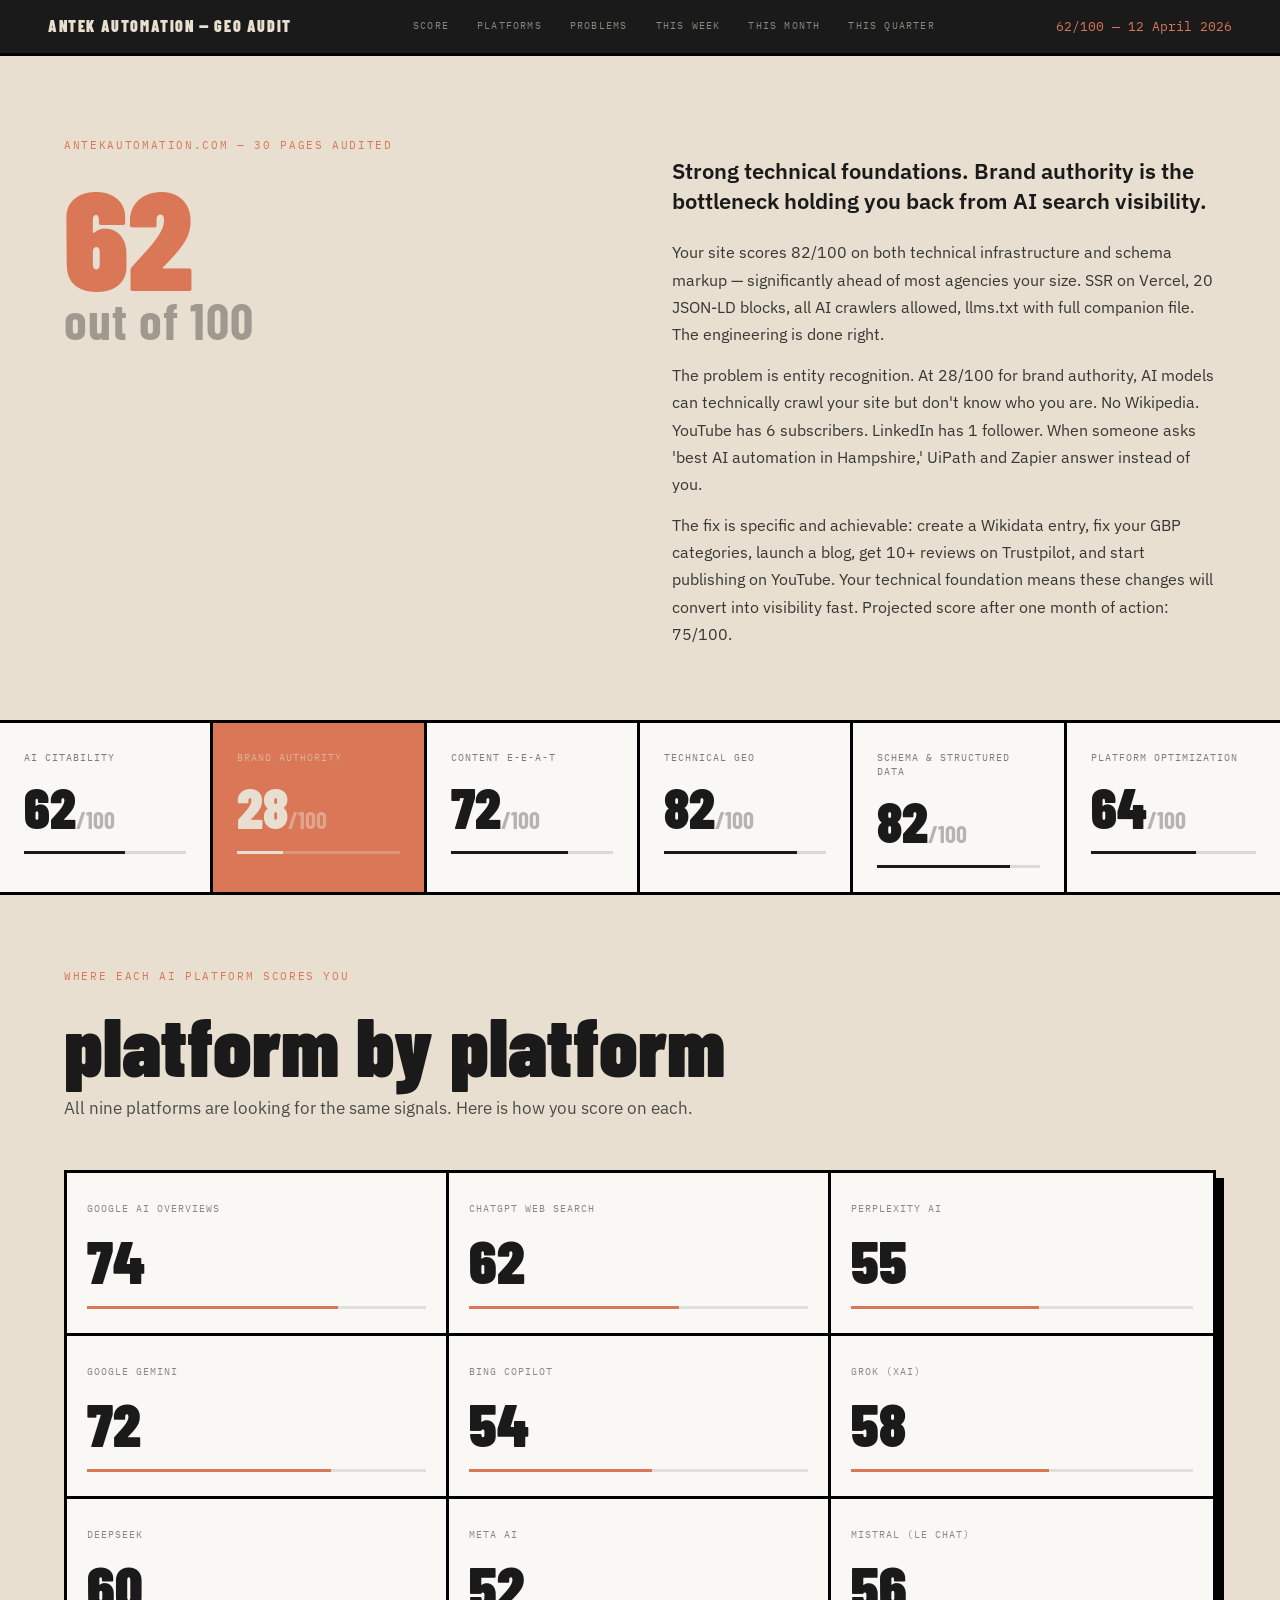
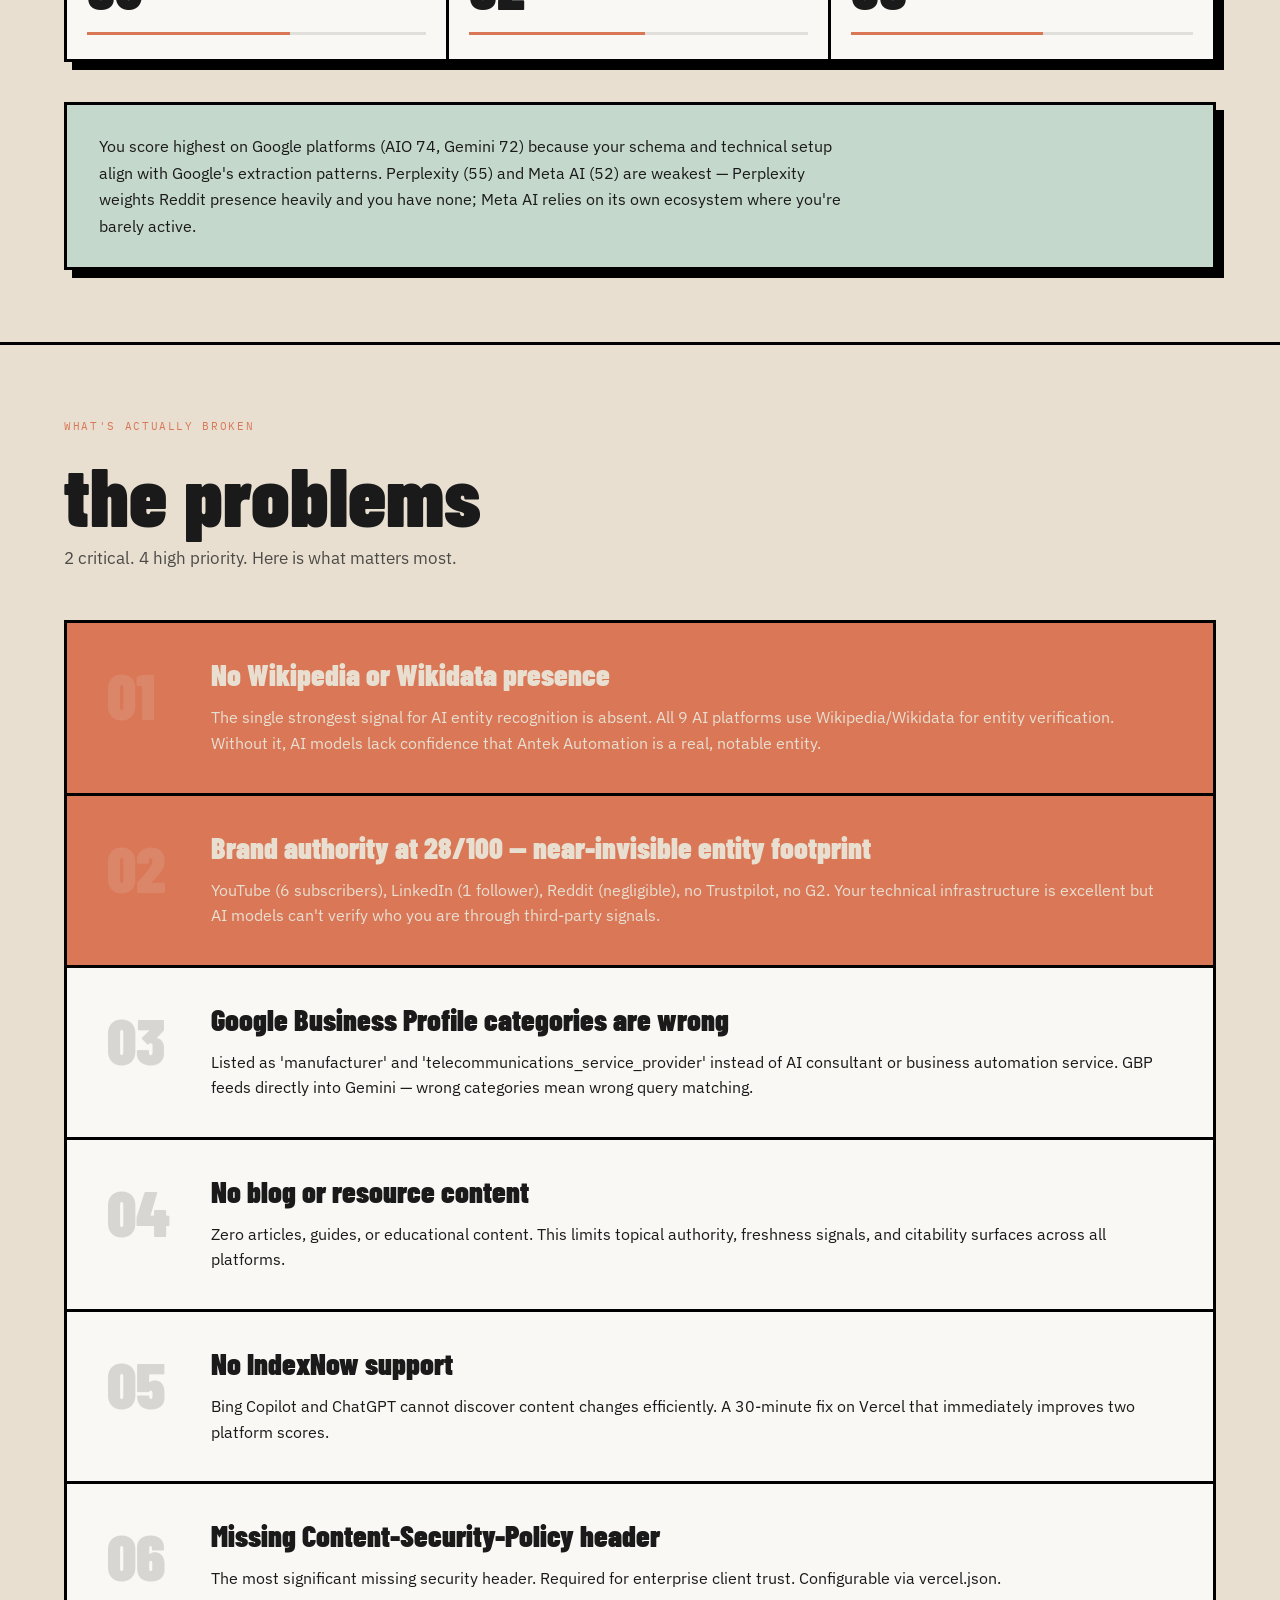
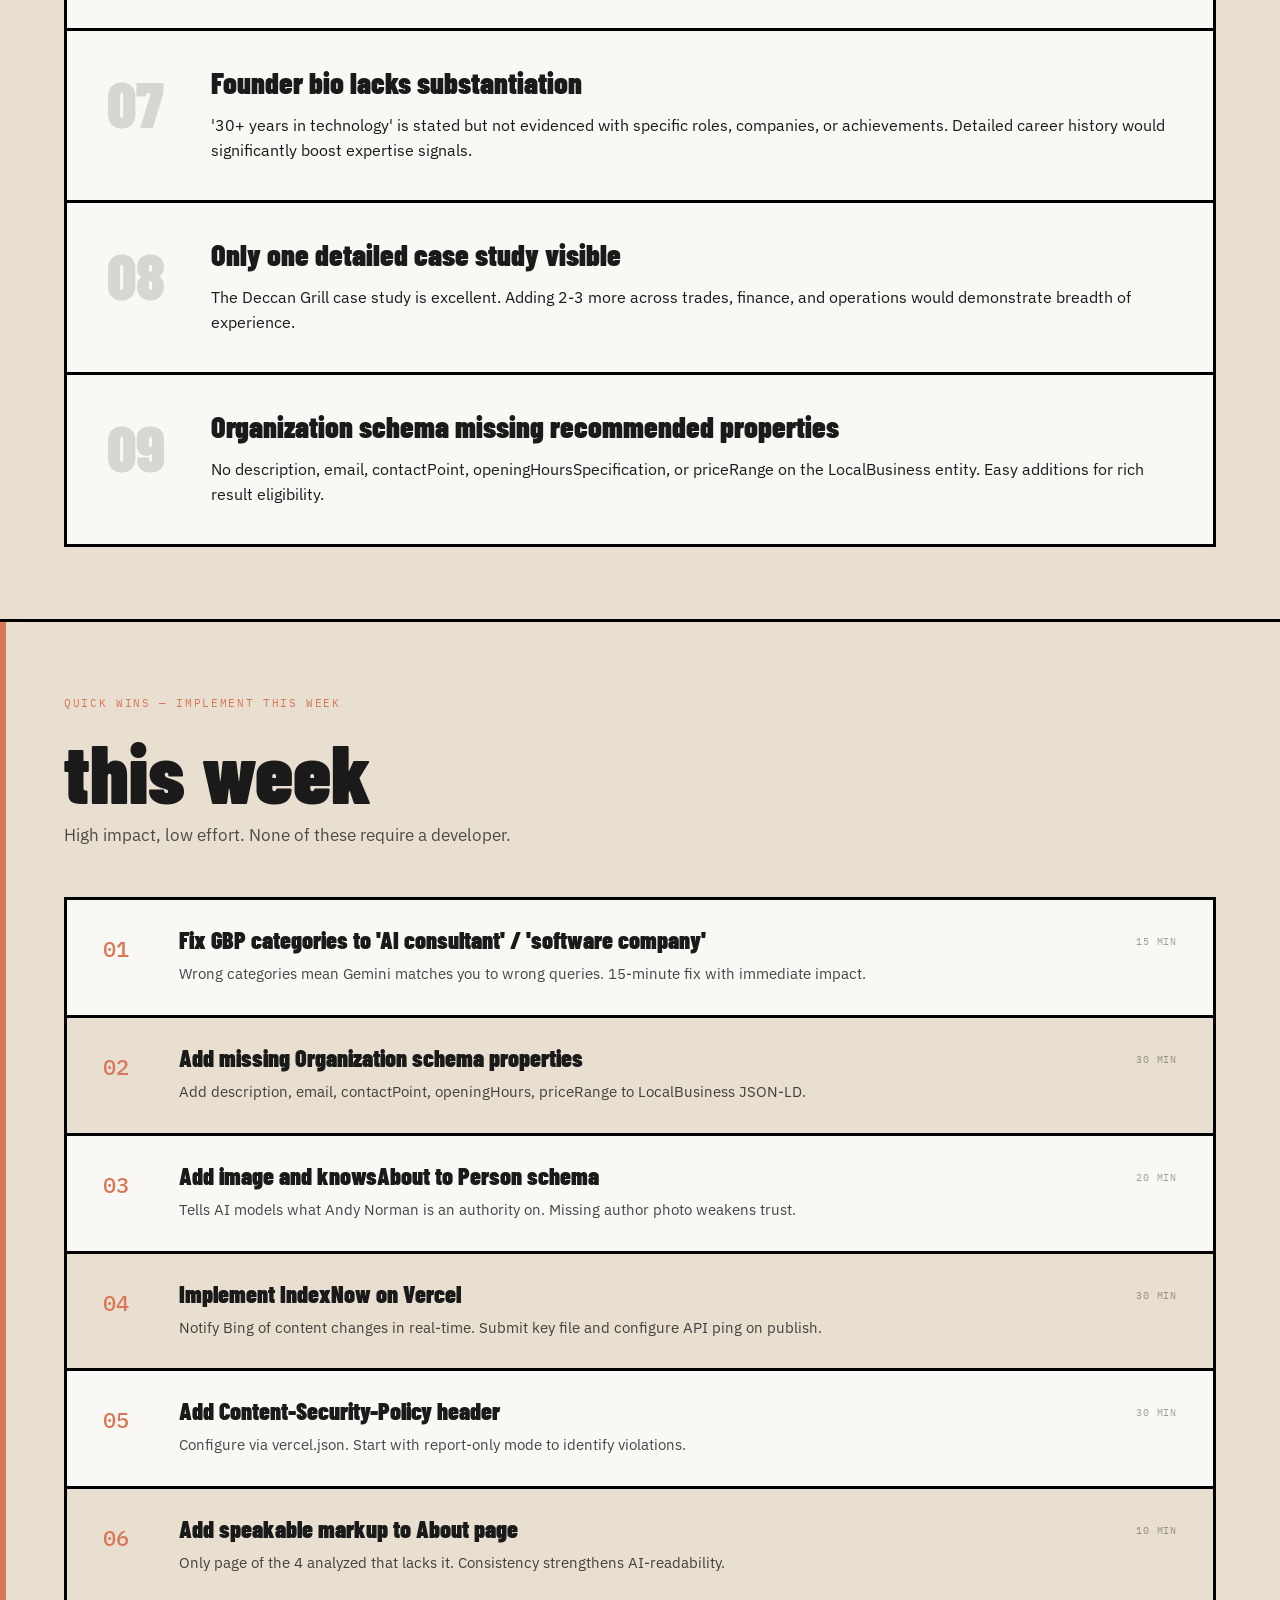
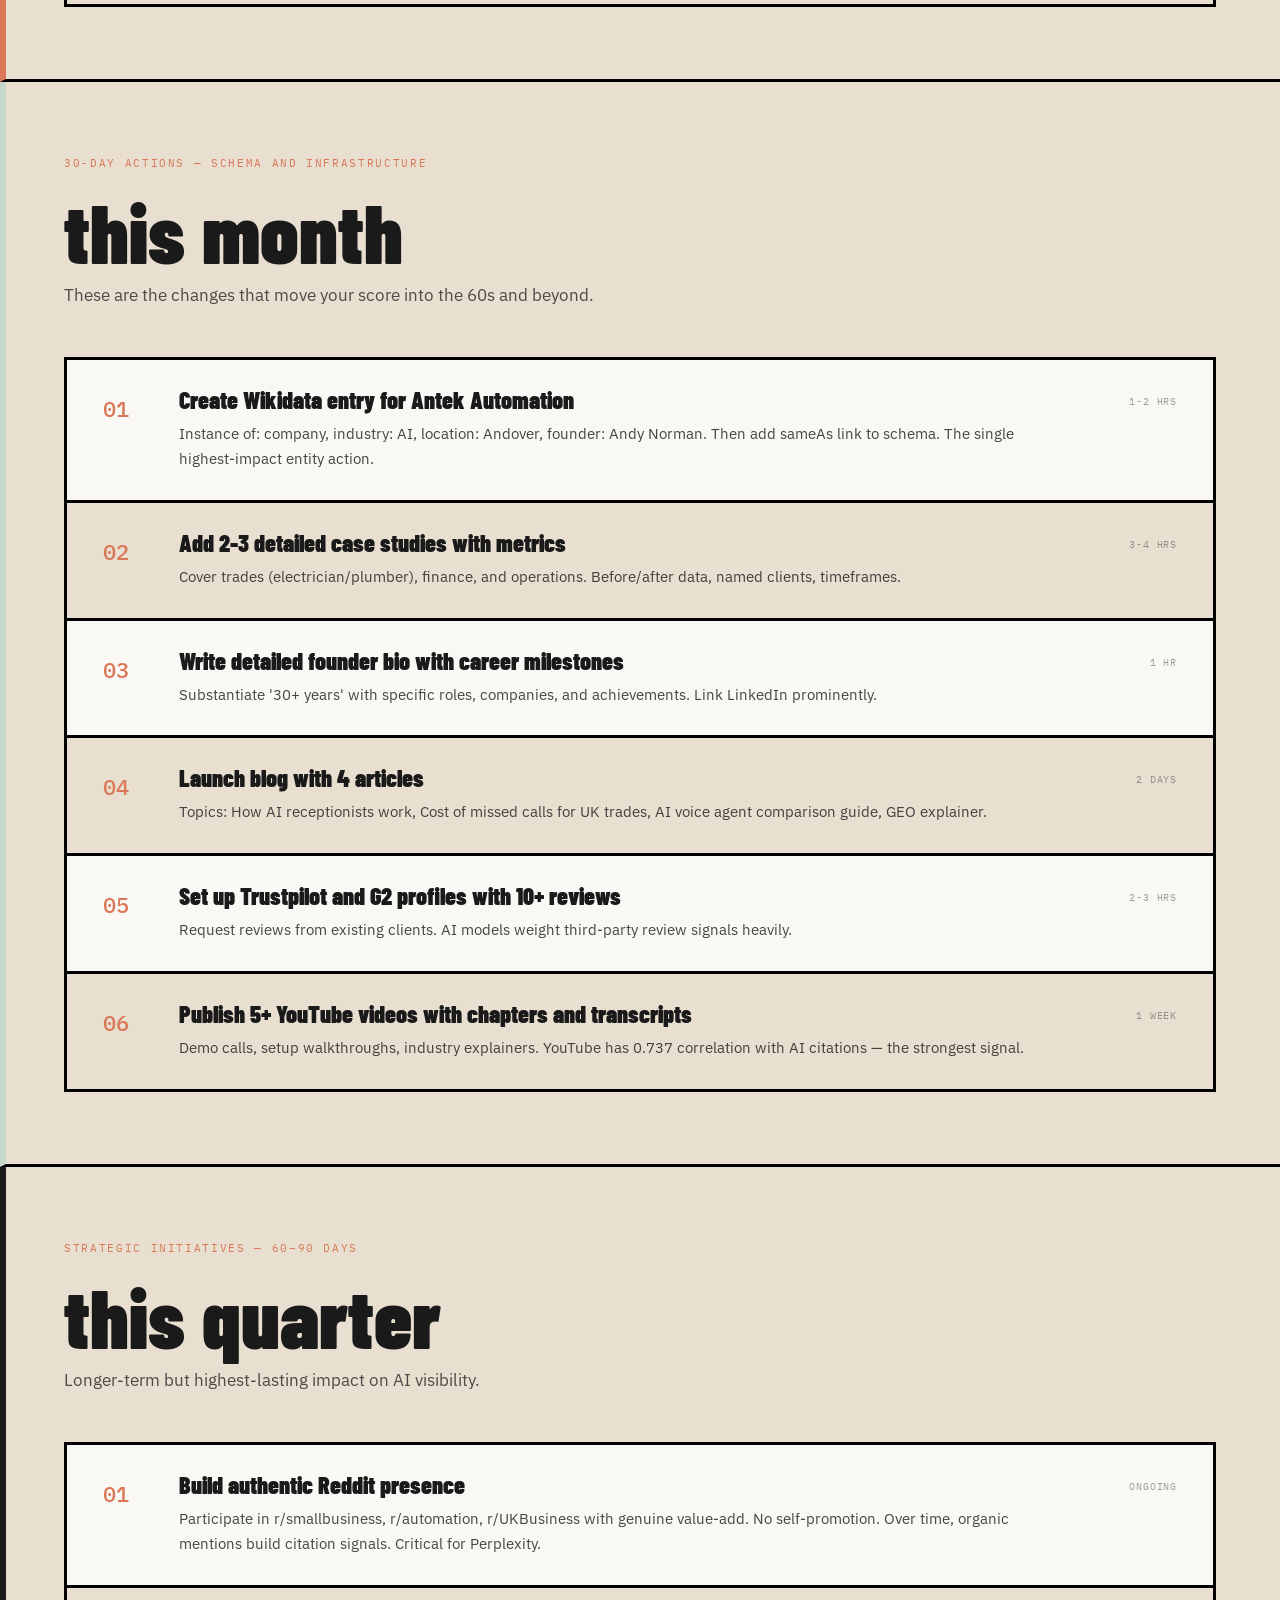
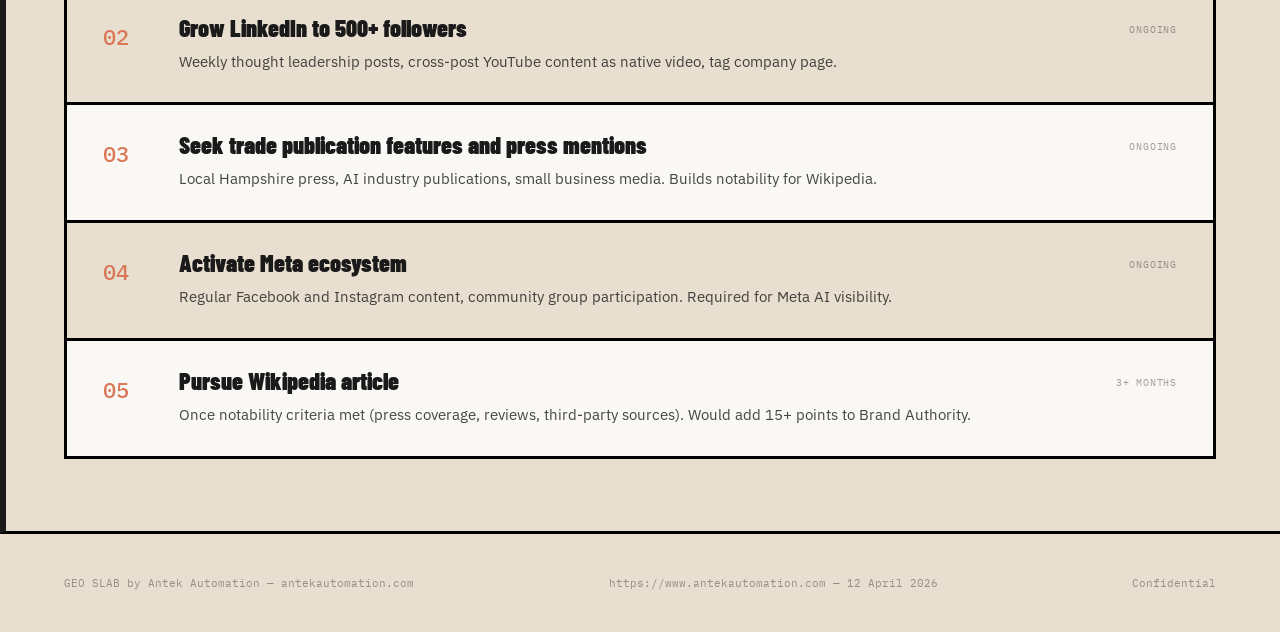
<file: examples/antekautomation.com-GEO-report.html>
<!DOCTYPE html>
<html lang="en">
<head>
    <meta charset="UTF-8">
    <meta name="viewport" content="width=device-width, initial-scale=1.0">
    <title>Your GEO Audit — Antek Automation</title>
    <link rel="preconnect" href="https://fonts.googleapis.com">
    <link rel="preconnect" href="https://fonts.gstatic.com" crossorigin>
    <link href="https://fonts.googleapis.com/css2?family=Barlow+Condensed:wght@400;700;900&family=IBM+Plex+Sans:wght@400;500;600&family=IBM+Plex+Mono:wght@400;500&display=swap" rel="stylesheet">
    <style>
        * { margin: 0; padding: 0; box-sizing: border-box; }

        :root {
            --coral: #D97757;
            --cream: #E8DFD0;
            --sage: #C5D8CC;
            --charcoal: #1A1A1A;
            --black: #000000;
            --off-white: #FAF8F5;
            --border: 3px solid var(--black);
            --shadow: 8px 8px 0 var(--black);
        }

        html { scroll-behavior: smooth; }

        body {
            background: var(--cream);
            color: var(--charcoal);
            font-family: 'IBM Plex Sans', sans-serif;
            font-size: 16px;
            line-height: 1.65;
        }

        /* ─── FIXED HEADER ─── */
        .site-header {
            position: fixed;
            top: 0; left: 0; right: 0;
            z-index: 100;
            background: var(--charcoal);
            border-bottom: 3px solid var(--black);
            padding: 0 48px;
            height: 56px;
            display: flex;
            align-items: center;
            justify-content: space-between;
            gap: 24px;
        }

        .header-brand {
            font-family: 'Barlow Condensed', sans-serif;
            font-weight: 900;
            font-size: 16px;
            color: var(--cream);
            text-transform: uppercase;
            letter-spacing: 0.1em;
            white-space: nowrap;
        }

        .header-nav { display: flex; gap: 28px; }

        .header-nav a {
            font-family: 'IBM Plex Mono', monospace;
            font-size: 10px;
            color: var(--cream);
            text-decoration: none;
            text-transform: uppercase;
            letter-spacing: 0.12em;
            opacity: 0.55;
            transition: opacity 0.15s;
        }

        .header-nav a:hover { opacity: 1; }

        .header-score {
            font-family: 'IBM Plex Mono', monospace;
            font-size: 13px;
            color: var(--coral);
            white-space: nowrap;
        }

        main { padding-top: 56px; }

        /* ─── HERO ─── */
        .hero {
            padding: 80px 64px 72px;
            border-bottom: 3px solid var(--black);
            display: grid;
            grid-template-columns: 1fr 1fr;
            gap: 64px;
            align-items: start;
        }

        .label {
            display: block;
            font-family: 'IBM Plex Mono', monospace;
            font-size: 11px;
            text-transform: uppercase;
            letter-spacing: 0.15em;
            color: var(--coral);
            margin-bottom: 20px;
        }

        h1 {
            font-family: 'Barlow Condensed', sans-serif;
            font-weight: 900;
            font-size: clamp(80px, 12vw, 140px);
            line-height: 0.88;
            margin-bottom: 32px;
        }

        .score-big { color: var(--coral); display: block; }
        .score-sub {
            color: var(--charcoal);
            font-size: clamp(32px, 4vw, 52px);
            opacity: 0.35;
            display: block;
            font-weight: 700;
            letter-spacing: 0.02em;
        }

        .hero-right { padding-top: 20px; }

        .hero-verdict {
            font-size: 22px;
            font-weight: 600;
            line-height: 1.35;
            margin-bottom: 24px;
            color: var(--charcoal);
        }

        .hero-body { font-size: 16px; line-height: 1.7; color: var(--charcoal); opacity: 0.85; }
        .hero-body p { margin-bottom: 14px; }
        .hero-body p:last-child { margin-bottom: 0; }

        /* ─── SCORE GRID ─── */
        .score-grid {
            display: grid;
            grid-template-columns: repeat(6, 1fr);
            border-bottom: 3px solid var(--black);
        }

        .score-cell {
            border-right: 3px solid var(--black);
            padding: 28px 24px 24px;
            background: var(--off-white);
            transition: background 0.15s;
        }

        .score-cell:last-child { border-right: none; }
        .score-cell:hover { background: var(--sage); }

        .score-cell.critical { background: var(--coral); }
        .score-cell.critical .cell-label,
        .score-cell.critical .cell-number { color: var(--cream); }
        .score-cell.critical .cell-denom { color: var(--cream); opacity: 0.45; }
        .score-cell.critical .cell-bar { background: rgba(255,255,255,0.2); }
        .score-cell.critical .cell-bar-fill { background: var(--cream); }

        .cell-label {
            display: block;
            font-family: 'IBM Plex Mono', monospace;
            font-size: 10px;
            text-transform: uppercase;
            letter-spacing: 0.1em;
            color: var(--charcoal);
            opacity: 0.55;
            margin-bottom: 14px;
            line-height: 1.4;
        }

        .cell-number {
            font-family: 'Barlow Condensed', sans-serif;
            font-weight: 900;
            font-size: 56px;
            line-height: 1;
            color: var(--charcoal);
        }

        .cell-denom { font-size: 24px; font-weight: 700; opacity: 0.3; }

        .cell-bar { height: 3px; background: rgba(0,0,0,0.12); margin-top: 16px; position: relative; }
        .cell-bar-fill { position: absolute; top: 0; left: 0; height: 100%; background: var(--charcoal); }

        /* ─── SECTION ─── */
        .section { border-bottom: 3px solid var(--black); padding: 72px 64px; }

        h2 {
            font-family: 'Barlow Condensed', sans-serif;
            font-weight: 900;
            font-size: clamp(48px, 7vw, 84px);
            line-height: 0.92;
            margin-bottom: 12px;
        }

        .section-intro {
            font-size: 17px;
            color: var(--charcoal);
            opacity: 0.75;
            margin-bottom: 48px;
            max-width: 640px;
            line-height: 1.65;
        }

        /* ─── PLATFORMS ─── */
        .platform-grid {
            display: grid;
            grid-template-columns: repeat(3, 1fr);
            border: 3px solid var(--black);
            box-shadow: var(--shadow);
            margin-bottom: 40px;
        }

        .platform-cell { border-right: 3px solid var(--black); border-bottom: 3px solid var(--black); padding: 28px 20px 24px; background: var(--off-white); }
        .platform-cell:nth-child(3n) { border-right: none; }
        .platform-cell:nth-last-child(-n+3) { border-bottom: none; }

        .platform-name {
            display: block;
            font-family: 'IBM Plex Mono', monospace;
            font-size: 10px;
            text-transform: uppercase;
            letter-spacing: 0.1em;
            opacity: 0.5;
            margin-bottom: 14px;
            line-height: 1.5;
        }

        .platform-score {
            font-family: 'Barlow Condensed', sans-serif;
            font-weight: 900;
            font-size: 60px;
            line-height: 1;
        }

        .platform-score.low { color: var(--coral); }

        .platform-bar { height: 3px; background: rgba(0,0,0,0.1); margin-top: 16px; position: relative; }
        .platform-bar-fill { position: absolute; top: 0; left: 0; height: 100%; background: var(--coral); }

        .callout {
            background: var(--sage);
            border: 3px solid var(--black);
            box-shadow: var(--shadow);
            padding: 28px 32px;
        }

        .callout p { font-size: 16px; line-height: 1.65; max-width: 760px; }

        /* ─── PROBLEMS ─── */
        .problem-list { display: grid; }

        .problem-item {
            border: 3px solid var(--black);
            border-bottom: none;
            padding: 36px 40px;
            display: grid;
            grid-template-columns: 72px 1fr;
            gap: 32px;
            align-items: start;
            background: var(--off-white);
            transition: transform 0.12s, box-shadow 0.12s;
        }

        .problem-item:last-child { border-bottom: 3px solid var(--black); }

        .problem-item:hover {
            transform: translate(-4px, -4px);
            box-shadow: 4px 4px 0 var(--black);
            z-index: 1;
            position: relative;
        }

        .problem-item.is-critical { background: var(--coral); }
        .problem-item.is-critical .problem-num,
        .problem-item.is-critical h3,
        .problem-item.is-critical p,
        .problem-item.is-critical code { color: var(--cream); }
        .problem-item.is-critical code { background: rgba(0,0,0,0.2); }

        .problem-num {
            font-family: 'Barlow Condensed', sans-serif;
            font-weight: 900;
            font-size: 64px;
            line-height: 1;
            color: var(--charcoal);
            opacity: 0.15;
            padding-top: 4px;
        }

        .problem-content h3 {
            font-family: 'Barlow Condensed', sans-serif;
            font-weight: 900;
            font-size: 30px;
            line-height: 1;
            margin-bottom: 16px;
            color: var(--charcoal);
        }

        .problem-content p { font-size: 15.5px; line-height: 1.65; margin-bottom: 12px; color: var(--charcoal); }
        .problem-content p:last-child { margin-bottom: 0; }

        code {
            background: var(--charcoal);
            color: var(--cream);
            padding: 1px 6px;
            font-family: 'IBM Plex Mono', monospace;
            font-size: 13px;
        }

        /* ─── ACTIONS ─── */
        .action-list { display: grid; }

        .action-item {
            border: 3px solid var(--black);
            border-bottom: none;
            padding: 28px 36px;
            display: grid;
            grid-template-columns: 52px 1fr 100px;
            gap: 24px;
            align-items: start;
            background: var(--off-white);
        }

        .action-item:last-child { border-bottom: 3px solid var(--black); }
        .action-item:nth-child(even) { background: var(--cream); }

        .action-num {
            font-family: 'IBM Plex Mono', monospace;
            font-weight: 500;
            font-size: 22px;
            color: var(--coral);
            padding-top: 3px;
        }

        .action-content h3 {
            font-family: 'Barlow Condensed', sans-serif;
            font-weight: 900;
            font-size: 24px;
            line-height: 1;
            margin-bottom: 10px;
            color: var(--charcoal);
        }

        .action-content p { font-size: 15px; line-height: 1.65; color: var(--charcoal); opacity: 0.8; }

        .action-time {
            font-family: 'IBM Plex Mono', monospace;
            font-size: 10px;
            text-transform: uppercase;
            letter-spacing: 0.08em;
            color: var(--charcoal);
            opacity: 0.4;
            padding-top: 6px;
            text-align: right;
        }

        /* ─── SECTION STRIPES ─── */
        .section-week    { border-left: 6px solid var(--coral);    padding-left: 58px; }
        .section-month   { border-left: 6px solid var(--sage);     padding-left: 58px; }
        .section-quarter { border-left: 6px solid var(--charcoal); padding-left: 58px; }

        /* ─── FOOTER ─── */
        .site-footer {
            padding: 40px 64px;
            font-family: 'IBM Plex Mono', monospace;
            font-size: 11px;
            color: var(--charcoal);
            opacity: 0.4;
            display: flex;
            justify-content: space-between;
            gap: 32px;
        }

        /* ─── PRINT ─── */
        @media print {
            .site-header { position: static; }
            main { padding-top: 0; }
            .problem-item:hover { transform: none; box-shadow: none; }
            .score-grid { grid-template-columns: repeat(3, 1fr); }
            .platform-grid { grid-template-columns: repeat(3, 1fr); }
            .platform-cell { border-bottom: 3px solid var(--black); }
            .platform-cell:nth-child(3n) { border-right: none; }
            .platform-cell:nth-last-child(-n+3) { border-bottom: none; }
        }

        /* ─── MOBILE ─── */
        @media (max-width: 900px) {
            .site-header { padding: 0 24px; }
            .header-nav { display: none; }
            .hero { grid-template-columns: 1fr; gap: 32px; padding: 48px 24px; }
            .score-grid { grid-template-columns: repeat(3, 1fr); }
            .platform-grid { grid-template-columns: 1fr; }
            .platform-cell { border-right: none; border-bottom: 3px solid var(--black); }
            .platform-cell:last-child { border-bottom: none; }
            .section { padding: 48px 24px; }
            .section-week, .section-month, .section-quarter { border-left: none; padding-left: 24px; }
            .problem-item { grid-template-columns: 48px 1fr; gap: 16px; padding: 24px; }
            .action-item { grid-template-columns: 40px 1fr; padding: 20px 24px; }
            .action-time { display: none; }
            .site-footer { flex-direction: column; padding: 32px 24px; }
        }
</style>
</head>
<body>

    <header class="site-header">
        <div class="header-brand">Antek Automation — GEO Audit</div>
        <nav class="header-nav">
            <a href="#score">Score</a>
            <a href="#platforms">Platforms</a>
            <a href="#problems">Problems</a>
            <a href='#week'>This week</a>
            <a href='#month'>This month</a>
            <a href='#quarter'>This quarter</a>
        </nav>
        <div class="header-score">62/100 — 12 April 2026</div>
    </header>

    <main>

        <!-- ─── HERO ─── -->
        <section class="hero" id="score">
            <div class="hero-left">
                <span class="label">antekautomation.com — 30 pages audited</span>
                <h1>
                    <span class="score-big">62</span>
                    <span class="score-sub">out of 100</span>
                </h1>
            </div>
            <div class="hero-right">
                <p class="hero-verdict">Strong technical foundations. Brand authority is the bottleneck holding you back from AI search visibility.</p>
                <div class="hero-body"><p>Your site scores 82/100 on both technical infrastructure and schema markup — significantly ahead of most agencies your size. SSR on Vercel, 20 JSON-LD blocks, all AI crawlers allowed, llms.txt with full companion file. The engineering is done right.</p><p>The problem is entity recognition. At 28/100 for brand authority, AI models can technically crawl your site but don&#x27;t know who you are. No Wikipedia. YouTube has 6 subscribers. LinkedIn has 1 follower. When someone asks &#x27;best AI automation in Hampshire,&#x27; UiPath and Zapier answer instead of you.</p><p>The fix is specific and achievable: create a Wikidata entry, fix your GBP categories, launch a blog, get 10+ reviews on Trustpilot, and start publishing on YouTube. Your technical foundation means these changes will convert into visibility fast. Projected score after one month of action: 75/100.</p></div>
            </div>
        </section>

        <!-- ─── CATEGORY SCORES ─── -->
        <div class="score-grid" id="categories">
            
        <div class="score-cell">
            <span class="cell-label">AI Citability</span>
            <div class="cell-number">62<span class="cell-denom">/100</span></div>
            <div class="cell-bar"><div class="cell-bar-fill" style="width:62%"></div></div>
        </div>
        <div class="score-cell critical">
            <span class="cell-label">Brand Authority</span>
            <div class="cell-number">28<span class="cell-denom">/100</span></div>
            <div class="cell-bar"><div class="cell-bar-fill" style="width:28%"></div></div>
        </div>
        <div class="score-cell">
            <span class="cell-label">Content E-E-A-T</span>
            <div class="cell-number">72<span class="cell-denom">/100</span></div>
            <div class="cell-bar"><div class="cell-bar-fill" style="width:72%"></div></div>
        </div>
        <div class="score-cell">
            <span class="cell-label">Technical GEO</span>
            <div class="cell-number">82<span class="cell-denom">/100</span></div>
            <div class="cell-bar"><div class="cell-bar-fill" style="width:82%"></div></div>
        </div>
        <div class="score-cell">
            <span class="cell-label">Schema &amp; Structured Data</span>
            <div class="cell-number">82<span class="cell-denom">/100</span></div>
            <div class="cell-bar"><div class="cell-bar-fill" style="width:82%"></div></div>
        </div>
        <div class="score-cell">
            <span class="cell-label">Platform Optimization</span>
            <div class="cell-number">64<span class="cell-denom">/100</span></div>
            <div class="cell-bar"><div class="cell-bar-fill" style="width:64%"></div></div>
        </div>
        </div>

        <!-- ─── PLATFORM SCORES ─── -->
        <section class="section" id="platforms">
            <span class="label">Where each AI platform scores you</span>
            <h2>platform by platform</h2>
            <p class="section-intro">All nine platforms are looking for the same signals. Here is how you score on each.</p>
            <div class="platform-grid">
                
                <div class="platform-cell">
                    <span class="platform-name">Google AI Overviews</span>
                    <div class="platform-score">74</div>
                    <div class="platform-bar"><div class="platform-bar-fill" style="width:74%"></div></div>
                </div>
                <div class="platform-cell">
                    <span class="platform-name">ChatGPT Web Search</span>
                    <div class="platform-score">62</div>
                    <div class="platform-bar"><div class="platform-bar-fill" style="width:62%"></div></div>
                </div>
                <div class="platform-cell">
                    <span class="platform-name">Perplexity AI</span>
                    <div class="platform-score">55</div>
                    <div class="platform-bar"><div class="platform-bar-fill" style="width:55%"></div></div>
                </div>
                <div class="platform-cell">
                    <span class="platform-name">Google Gemini</span>
                    <div class="platform-score">72</div>
                    <div class="platform-bar"><div class="platform-bar-fill" style="width:72%"></div></div>
                </div>
                <div class="platform-cell">
                    <span class="platform-name">Bing Copilot</span>
                    <div class="platform-score">54</div>
                    <div class="platform-bar"><div class="platform-bar-fill" style="width:54%"></div></div>
                </div>
                <div class="platform-cell">
                    <span class="platform-name">Grok (xAI)</span>
                    <div class="platform-score">58</div>
                    <div class="platform-bar"><div class="platform-bar-fill" style="width:58%"></div></div>
                </div>
                <div class="platform-cell">
                    <span class="platform-name">DeepSeek</span>
                    <div class="platform-score">60</div>
                    <div class="platform-bar"><div class="platform-bar-fill" style="width:60%"></div></div>
                </div>
                <div class="platform-cell">
                    <span class="platform-name">Meta AI</span>
                    <div class="platform-score">52</div>
                    <div class="platform-bar"><div class="platform-bar-fill" style="width:52%"></div></div>
                </div>
                <div class="platform-cell">
                    <span class="platform-name">Mistral (Le Chat)</span>
                    <div class="platform-score">56</div>
                    <div class="platform-bar"><div class="platform-bar-fill" style="width:56%"></div></div>
                </div>
            </div>
            <div class="callout"><p>You score highest on Google platforms (AIO 74, Gemini 72) because your schema and technical setup align with Google&#x27;s extraction patterns. Perplexity (55) and Meta AI (52) are weakest — Perplexity weights Reddit presence heavily and you have none; Meta AI relies on its own ecosystem where you&#x27;re barely active.</p></div>
        </section>

        <!-- ─── KEY PROBLEMS ─── -->
        <section class="section" id="problems">
            <span class="label">What's actually broken</span>
            <h2>the problems</h2>
            <p class="section-intro">2 critical. 4 high priority. Here is what matters most.</p>
            <div class="problem-list">
                
                <div class="problem-item is-critical">
                    <div class="problem-num">01</div>
                    <div class="problem-content">
                        <h3>No Wikipedia or Wikidata presence</h3>
                        <p>The single strongest signal for AI entity recognition is absent. All 9 AI platforms use Wikipedia/Wikidata for entity verification. Without it, AI models lack confidence that Antek Automation is a real, notable entity.</p>
                    </div>
                </div>
                <div class="problem-item is-critical">
                    <div class="problem-num">02</div>
                    <div class="problem-content">
                        <h3>Brand authority at 28/100 — near-invisible entity footprint</h3>
                        <p>YouTube (6 subscribers), LinkedIn (1 follower), Reddit (negligible), no Trustpilot, no G2. Your technical infrastructure is excellent but AI models can&#x27;t verify who you are through third-party signals.</p>
                    </div>
                </div>
                <div class="problem-item">
                    <div class="problem-num">03</div>
                    <div class="problem-content">
                        <h3>Google Business Profile categories are wrong</h3>
                        <p>Listed as &#x27;manufacturer&#x27; and &#x27;telecommunications_service_provider&#x27; instead of AI consultant or business automation service. GBP feeds directly into Gemini — wrong categories mean wrong query matching.</p>
                    </div>
                </div>
                <div class="problem-item">
                    <div class="problem-num">04</div>
                    <div class="problem-content">
                        <h3>No blog or resource content</h3>
                        <p>Zero articles, guides, or educational content. This limits topical authority, freshness signals, and citability surfaces across all platforms.</p>
                    </div>
                </div>
                <div class="problem-item">
                    <div class="problem-num">05</div>
                    <div class="problem-content">
                        <h3>No IndexNow support</h3>
                        <p>Bing Copilot and ChatGPT cannot discover content changes efficiently. A 30-minute fix on Vercel that immediately improves two platform scores.</p>
                    </div>
                </div>
                <div class="problem-item">
                    <div class="problem-num">06</div>
                    <div class="problem-content">
                        <h3>Missing Content-Security-Policy header</h3>
                        <p>The most significant missing security header. Required for enterprise client trust. Configurable via vercel.json.</p>
                    </div>
                </div>
                <div class="problem-item">
                    <div class="problem-num">07</div>
                    <div class="problem-content">
                        <h3>Founder bio lacks substantiation</h3>
                        <p>&#x27;30+ years in technology&#x27; is stated but not evidenced with specific roles, companies, or achievements. Detailed career history would significantly boost expertise signals.</p>
                    </div>
                </div>
                <div class="problem-item">
                    <div class="problem-num">08</div>
                    <div class="problem-content">
                        <h3>Only one detailed case study visible</h3>
                        <p>The Deccan Grill case study is excellent. Adding 2-3 more across trades, finance, and operations would demonstrate breadth of experience.</p>
                    </div>
                </div>
                <div class="problem-item">
                    <div class="problem-num">09</div>
                    <div class="problem-content">
                        <h3>Organization schema missing recommended properties</h3>
                        <p>No description, email, contactPoint, openingHoursSpecification, or priceRange on the LocalBusiness entity. Easy additions for rich result eligibility.</p>
                    </div>
                </div>
            </div>
        </section>

        
        <!-- ─── THIS WEEK ─── -->
        <section class="section section-week" id="week">
            <span class="label">Quick wins — implement this week</span>
            <h2>this week</h2>
            <p class="section-intro">High impact, low effort. None of these require a developer.</p>
            <div class="action-list">
                <div class="action-item">
                    <div class="action-num">01</div>
                    <div class="action-content">
                        <h3>Fix GBP categories to &#x27;AI consultant&#x27; / &#x27;software company&#x27;</h3>
                        <p>Wrong categories mean Gemini matches you to wrong queries. 15-minute fix with immediate impact.</p>
                    </div>
                    <div class="action-time">15 min</div>
                </div>
                <div class="action-item">
                    <div class="action-num">02</div>
                    <div class="action-content">
                        <h3>Add missing Organization schema properties</h3>
                        <p>Add description, email, contactPoint, openingHours, priceRange to LocalBusiness JSON-LD.</p>
                    </div>
                    <div class="action-time">30 min</div>
                </div>
                <div class="action-item">
                    <div class="action-num">03</div>
                    <div class="action-content">
                        <h3>Add image and knowsAbout to Person schema</h3>
                        <p>Tells AI models what Andy Norman is an authority on. Missing author photo weakens trust.</p>
                    </div>
                    <div class="action-time">20 min</div>
                </div>
                <div class="action-item">
                    <div class="action-num">04</div>
                    <div class="action-content">
                        <h3>Implement IndexNow on Vercel</h3>
                        <p>Notify Bing of content changes in real-time. Submit key file and configure API ping on publish.</p>
                    </div>
                    <div class="action-time">30 min</div>
                </div>
                <div class="action-item">
                    <div class="action-num">05</div>
                    <div class="action-content">
                        <h3>Add Content-Security-Policy header</h3>
                        <p>Configure via vercel.json. Start with report-only mode to identify violations.</p>
                    </div>
                    <div class="action-time">30 min</div>
                </div>
                <div class="action-item">
                    <div class="action-num">06</div>
                    <div class="action-content">
                        <h3>Add speakable markup to About page</h3>
                        <p>Only page of the 4 analyzed that lacks it. Consistency strengthens AI-readability.</p>
                    </div>
                    <div class="action-time">10 min</div>
                </div></div>
        </section>
        
        <!-- ─── THIS MONTH ─── -->
        <section class="section section-month" id="month">
            <span class="label">30-day actions — schema and infrastructure</span>
            <h2>this month</h2>
            <p class="section-intro">These are the changes that move your score into the 60s and beyond.</p>
            <div class="action-list">
                <div class="action-item">
                    <div class="action-num">01</div>
                    <div class="action-content">
                        <h3>Create Wikidata entry for Antek Automation</h3>
                        <p>Instance of: company, industry: AI, location: Andover, founder: Andy Norman. Then add sameAs link to schema. The single highest-impact entity action.</p>
                    </div>
                    <div class="action-time">1-2 hrs</div>
                </div>
                <div class="action-item">
                    <div class="action-num">02</div>
                    <div class="action-content">
                        <h3>Add 2-3 detailed case studies with metrics</h3>
                        <p>Cover trades (electrician/plumber), finance, and operations. Before/after data, named clients, timeframes.</p>
                    </div>
                    <div class="action-time">3-4 hrs</div>
                </div>
                <div class="action-item">
                    <div class="action-num">03</div>
                    <div class="action-content">
                        <h3>Write detailed founder bio with career milestones</h3>
                        <p>Substantiate &#x27;30+ years&#x27; with specific roles, companies, and achievements. Link LinkedIn prominently.</p>
                    </div>
                    <div class="action-time">1 hr</div>
                </div>
                <div class="action-item">
                    <div class="action-num">04</div>
                    <div class="action-content">
                        <h3>Launch blog with 4 articles</h3>
                        <p>Topics: How AI receptionists work, Cost of missed calls for UK trades, AI voice agent comparison guide, GEO explainer.</p>
                    </div>
                    <div class="action-time">2 days</div>
                </div>
                <div class="action-item">
                    <div class="action-num">05</div>
                    <div class="action-content">
                        <h3>Set up Trustpilot and G2 profiles with 10+ reviews</h3>
                        <p>Request reviews from existing clients. AI models weight third-party review signals heavily.</p>
                    </div>
                    <div class="action-time">2-3 hrs</div>
                </div>
                <div class="action-item">
                    <div class="action-num">06</div>
                    <div class="action-content">
                        <h3>Publish 5+ YouTube videos with chapters and transcripts</h3>
                        <p>Demo calls, setup walkthroughs, industry explainers. YouTube has 0.737 correlation with AI citations — the strongest signal.</p>
                    </div>
                    <div class="action-time">1 week</div>
                </div></div>
        </section>
        
        <!-- ─── THIS QUARTER ─── -->
        <section class="section section-quarter" id="quarter">
            <span class="label">Strategic initiatives — 60–90 days</span>
            <h2>this quarter</h2>
            <p class="section-intro">Longer-term but highest-lasting impact on AI visibility.</p>
            <div class="action-list">
                <div class="action-item">
                    <div class="action-num">01</div>
                    <div class="action-content">
                        <h3>Build authentic Reddit presence</h3>
                        <p>Participate in r/smallbusiness, r/automation, r/UKBusiness with genuine value-add. No self-promotion. Over time, organic mentions build citation signals. Critical for Perplexity.</p>
                    </div>
                    <div class="action-time">Ongoing</div>
                </div>
                <div class="action-item">
                    <div class="action-num">02</div>
                    <div class="action-content">
                        <h3>Grow LinkedIn to 500+ followers</h3>
                        <p>Weekly thought leadership posts, cross-post YouTube content as native video, tag company page.</p>
                    </div>
                    <div class="action-time">Ongoing</div>
                </div>
                <div class="action-item">
                    <div class="action-num">03</div>
                    <div class="action-content">
                        <h3>Seek trade publication features and press mentions</h3>
                        <p>Local Hampshire press, AI industry publications, small business media. Builds notability for Wikipedia.</p>
                    </div>
                    <div class="action-time">Ongoing</div>
                </div>
                <div class="action-item">
                    <div class="action-num">04</div>
                    <div class="action-content">
                        <h3>Activate Meta ecosystem</h3>
                        <p>Regular Facebook and Instagram content, community group participation. Required for Meta AI visibility.</p>
                    </div>
                    <div class="action-time">Ongoing</div>
                </div>
                <div class="action-item">
                    <div class="action-num">05</div>
                    <div class="action-content">
                        <h3>Pursue Wikipedia article</h3>
                        <p>Once notability criteria met (press coverage, reviews, third-party sources). Would add 15+ points to Brand Authority.</p>
                    </div>
                    <div class="action-time">3+ months</div>
                </div></div>
        </section>

    </main>

    <footer class="site-footer">
        <span>GEO SLAB by Antek Automation — antekautomation.com</span>
        <span>https://www.antekautomation.com — 12 April 2026</span>
        <span>Confidential</span>
    </footer>

</body>
</html>
</file>
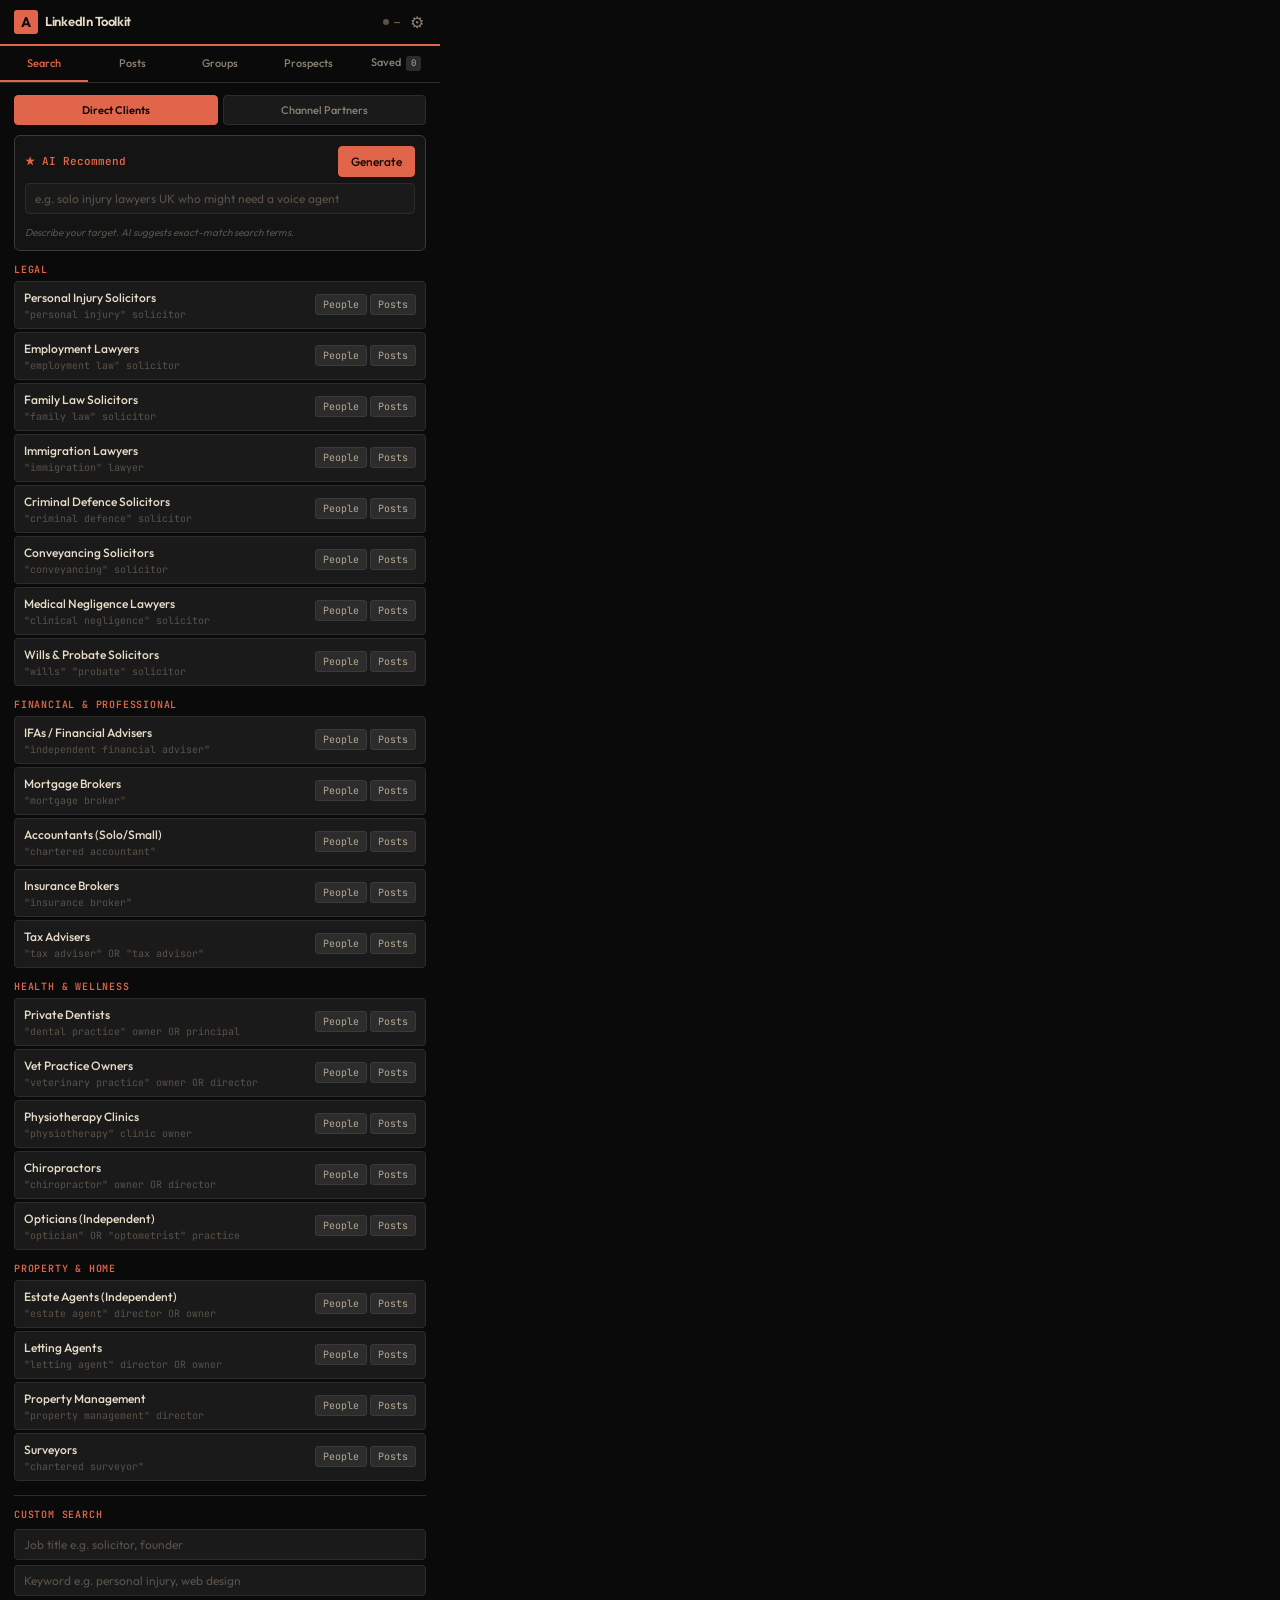
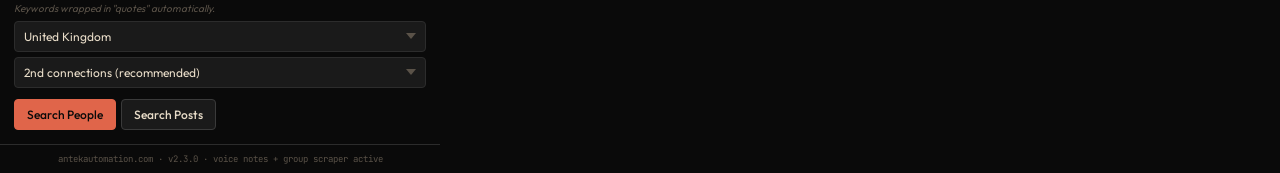
<file: tools/linkedin-toolkit/popup.html>
<!DOCTYPE html>
<html lang="en">
<head>
  <meta charset="UTF-8">
  <meta name="viewport" content="width=device-width, initial-scale=1.0">
  <title>Antek LinkedIn Toolkit</title>
  <link rel="preconnect" href="https://fonts.googleapis.com">
  <link rel="preconnect" href="https://fonts.gstatic.com" crossorigin>
  <link href="https://fonts.googleapis.com/css2?family=Outfit:wght@400;500;600;700&family=JetBrains+Mono:wght@400;500&display=swap" rel="stylesheet">
  <link rel="stylesheet" href="popup.css">
</head>
<body>
  <div class="app">

    <header class="header">
      <div class="logo">
        <span class="logo-mark">A</span>
        <span class="logo-text">LinkedIn Toolkit</span>
      </div>
      <div class="header-right">
        <div class="page-detect">
          <span class="detect-dot" id="detectDot"></span>
          <span id="detectText">—</span>
        </div>
        <button class="gear-btn" id="gearBtn" title="Settings">&#9881;</button>
      </div>
    </header>

    <!-- SETTINGS OVERLAY -->
    <div class="overlay hidden" id="settingsOverlay">
      <div class="overlay-panel">
        <div class="overlay-head">
          <h3 class="section-title" style="margin:0">Settings</h3>
          <button class="close-btn" id="closeSettings">&times;</button>
        </div>
        <label class="setting-label">OpenRouter API Key</label>
        <input type="password" id="apiKeyInput" class="field" placeholder="sk-or-v1-...">
        <p class="hint">For AI search recommendations. openrouter.ai/keys</p>
        <label class="setting-label">AI Model</label>
        <select id="aiModel" class="field">
          <option value="anthropic/claude-sonnet-4">Claude Sonnet 4</option>
          <option value="anthropic/claude-haiku-4">Claude Haiku 4 (cheaper)</option>
          <option value="google/gemini-2.0-flash-001">Gemini 2.0 Flash</option>
          <option value="openai/gpt-4o-mini">GPT-4o Mini</option>
        </select>
        <div class="divider"></div>
        <label class="setting-label">Voice Notes</label>
        <p class="hint">Mic button is injected into LinkedIn message boxes automatically. Record up to 60s. Prefers M4A format for native LinkedIn playback.</p>
        <button class="btn btn-coral full" id="saveSettingsBtn" style="margin-top:8px">Save</button>
        <div class="api-status" id="apiStatus">
          <span class="status-dot" id="statusDot"></span>
          <span id="statusText">No key set</span>
        </div>
      </div>
    </div>

    <nav class="tabs">
      <button class="tab active" data-tab="search">Search</button>
      <button class="tab" data-tab="posts">Posts</button>
      <button class="tab" data-tab="groups">Groups</button>
      <button class="tab" data-tab="prospects">Prospects</button>
      <button class="tab" data-tab="saved">Saved <span class="badge" id="savedCount">0</span></button>
    </nav>

    <!-- ==================== SEARCH TAB ==================== -->
    <section class="panel active" id="panel-search">
      <div class="icp-toggle">
        <button class="icp-btn active" data-icp="clients">Direct Clients</button>
        <button class="icp-btn" data-icp="partners">Channel Partners</button>
      </div>
      <div class="ai-box">
        <div class="ai-head">
          <span class="ai-label">&#9733; AI Recommend</span>
          <button class="btn btn-sm btn-coral" id="getAiRecs">Generate</button>
        </div>
        <input type="text" id="aiContext" class="field" placeholder='e.g. solo injury lawyers UK who might need a voice agent'>
        <div id="aiLoading" class="ai-loading hidden"><span class="spinner"></span> Thinking...</div>
        <div id="aiResults" class="ai-results hidden"></div>
        <p class="hint" id="aiHint">Describe your target. AI suggests exact-match search terms.</p>
      </div>
      <div id="presets-clients" class="presets-section"></div>
      <div id="presets-partners" class="presets-section hidden"></div>
      <div class="builder">
        <h3 class="section-title">Custom Search</h3>
        <input type="text" id="qTitle" class="field" placeholder='Job title e.g. solicitor, founder'>
        <input type="text" id="qKeyword" class="field" placeholder='Keyword e.g. personal injury, web design'>
        <p class="hint" style="margin-top:0;margin-bottom:5px">Keywords wrapped in &quot;quotes&quot; automatically.</p>
        <select id="qLocation" class="field">
          <option value="">Any location</option>
          <option value="101165590" selected>United Kingdom</option>
          <option value="102257491">London</option>
          <option value="100699428">South East England</option>
          <option value="101491331">South West England</option>
          <option value="103191010">East of England</option>
          <option value="100936590">West Midlands</option>
          <option value="100261846">East Midlands</option>
          <option value="100459496">North West England</option>
          <option value="100260560">North East England</option>
          <option value="104815498">Yorkshire</option>
          <option value="100753002">Scotland</option>
          <option value="106694796">Wales</option>
          <option value="103644278">United States</option>
          <option value="101174742">Canada</option>
          <option value="104738515">Australia</option>
        </select>
        <select id="qDegree" class="field">
          <option value="S">2nd connections (recommended)</option>
          <option value="F">1st connections</option>
          <option value="O">3rd+ connections</option>
          <option value="">Any connection level</option>
        </select>
        <div class="btn-row">
          <button class="btn btn-coral" id="runSearchBtn">Search People</button>
          <button class="btn btn-outline" id="runPostBtn">Search Posts</button>
        </div>
      </div>
    </section>

    <!-- ==================== POSTS TAB ==================== -->
    <section class="panel" id="panel-posts">
      <div class="post-finder">
        <h3 class="section-title">Find Relevant Posts</h3>
        <p class="hint">Find posts by keyword. Engagers are confirmed active on LinkedIn.</p>
        <input type="text" id="postKeyword" class="field" placeholder='e.g. personal injury solicitor'>
        <select id="postDate" class="field">
          <option value="past-24h">Past 24 hours</option>
          <option value="past-week" selected>Past week</option>
          <option value="past-month">Past month</option>
        </select>
        <button class="btn btn-coral full" id="findPostsBtn">Find Posts on LinkedIn</button>
      </div>
      <div class="divider"></div>
      <div class="capture-section">
        <h3 class="section-title">Capture Current Page</h3>
        <div id="capturedInfo" class="captured-info">
          <span class="cap-label" id="capType">&mdash;</span>
          <span class="cap-url" id="capUrl">Click detect to read current page</span>
        </div>
        <button class="btn btn-outline full" id="detectPageBtn">Detect Current Page</button>
        <div id="captureControls" class="capture-controls hidden">
          <select id="capCategory" class="field"><option value="post">Post URL</option><option value="search">Search URL</option><option value="profile">Profile</option><option value="other">Other</option></select>
          <select id="capIcp" class="field"><option value="clients">Direct Clients</option><option value="partners">Channel Partners</option><option value="mixed">Mixed</option></select>
          <input type="text" id="capNote" class="field" placeholder="Note">
          <button class="btn btn-coral full" id="savePageBtn">Save This URL</button>
        </div>
      </div>
      <div class="divider"></div>
      <div class="paste-section">
        <h3 class="section-title">Paste URLs</h3>
        <textarea id="pasteUrls" class="field textarea" placeholder="https://www.linkedin.com/posts/...&#10;https://www.linkedin.com/feed/update/..."></textarea>
        <div class="inline-row">
          <select id="pasteIcp" class="field"><option value="clients">Clients</option><option value="partners">Partners</option><option value="mixed">Mixed</option></select>
          <input type="text" id="pasteNote" class="field" placeholder="Note">
        </div>
        <button class="btn btn-coral full" id="savePasteBtn">Save All URLs</button>
      </div>
    </section>

    <!-- ==================== GROUPS TAB ==================== -->
    <section class="panel" id="panel-groups">
      <div class="groups-status">
        <div class="gs-row">
          <span class="gs-dot" id="grpDot"></span>
          <span id="grpStatusText">Open a LinkedIn group page to start.</span>
        </div>
      </div>

      <div class="builder">
        <h3 class="section-title">Open Group Page</h3>
        <p class="hint">Paste a LinkedIn group URL to open it, then use the floating panel on the page to scrape posts.</p>
        <input type="text" id="grpOpenUrl" class="field" placeholder="https://www.linkedin.com/groups/123456/">
        <button class="btn btn-coral full" id="grpOpenBtn">Open Group</button>
      </div>

      <div class="divider"></div>

      <div class="capture-section">
        <h3 class="section-title">Engagement Filter</h3>
        <p class="hint">Filter scraped posts before exporting. SendPilot users prefer posts that already have engagement — the commenters and likers become your connection targets.</p>
        <div class="inline-row">
          <label class="setting-label" style="margin:0;flex:1">Min comments</label>
          <input type="number" id="grpMinComments" class="field" min="0" value="3" style="width:80px">
        </div>
        <div class="inline-row">
          <label class="setting-label" style="margin:0;flex:1">Min likes</label>
          <input type="number" id="grpMinLikes" class="field" min="0" value="5" style="width:80px">
        </div>
      </div>

      <div class="divider"></div>

      <div class="groups-results">
        <div class="gr-head">
          <h3 class="section-title" style="margin:0">Scraped Posts <span class="badge" id="grpCount">0</span></h3>
          <span class="hint" id="grpFilteredCount" style="margin:0"></span>
        </div>
        <div class="prospect-list" id="grpList">
          <p class="empty">No posts scraped yet. Open a group page and use the floating panel.</p>
        </div>
      </div>

      <div class="export-btns">
        <button class="btn btn-coral full" id="grpExportSendPilot">Export Filtered URLs for SendPilot (CSV)</button>
        <button class="btn btn-outline full" id="grpExportFull">Export Full Data (CSV)</button>
        <button class="btn btn-danger full" id="grpClear">Clear All Scraped Posts</button>
      </div>
    </section>

    <!-- ==================== PROSPECTS TAB ==================== -->
    <section class="panel" id="panel-prospects">
      <div class="prospect-import">
        <h3 class="section-title">Import Prospects</h3>
        <p class="hint">Best: GEO SLAB <code>enriched_contacts.csv</code> (per-contact + audit signals + drafted DM/email). Also works: <code>contacts.csv</code>, sales scans. Audit columns surface as scan-summary line; <code>linkedin_dm</code>/<code>email_body</code> unlock DM and @ copy buttons.</p>
        <input type="file" id="csvFile" accept=".csv,.tsv,.txt" class="field file-input">
        <button class="btn btn-outline full" id="bulkOpenBtn" title="Open LinkedIn search for first 10 unfound prospects in background tabs">Bulk Open First 10 in LinkedIn</button>
        <button class="btn btn-outline full" id="clearProspectsBtn">Clear All Prospects</button>
      </div>
      <div class="divider"></div>
      <div class="prospect-search-bar">
        <input type="text" id="prospectSearch" class="field" placeholder="Filter prospects...">
      </div>
      <div class="prospect-stats" id="prospectStats"></div>
      <div class="prospect-list" id="prospectList">
        <p class="empty">No prospects loaded. Import a CSV above.</p>
      </div>
    </section>

    <!-- ==================== SAVED TAB ==================== -->
    <section class="panel" id="panel-saved">
      <div class="saved-filters">
        <button class="filter active" data-f="all">All</button>
        <button class="filter" data-f="post">Posts</button>
        <button class="filter" data-f="search">Searches</button>
        <button class="filter" data-f="profile">Profiles</button>
      </div>
      <div class="saved-list" id="savedList">
        <p class="empty" id="emptyMsg">Nothing saved yet.</p>
      </div>
      <div class="export-btns">
        <button class="btn btn-coral full" id="copyPostsBtn">Copy Post URLs for SendPilot</button>
        <button class="btn btn-outline full" id="copyAllBtn">Copy All URLs</button>
        <button class="btn btn-danger full" id="clearBtn">Clear All</button>
      </div>
    </section>

    <footer class="footer">antekautomation.com &middot; v2.3.0 &middot; voice notes + group scraper active</footer>
  </div>
  <div class="toast" id="toast"></div>
  <script src="popup.js"></script>
</body>
</html>
</file>
<file: tools/linkedin-toolkit/popup.css>
:root {
  --bg: #0A0A0A;
  --raised: #141414;
  --card: #1A1A1A;
  --hover: #222;
  --coral: #E0654A;
  --coral-d: #c4543b;
  --cream: #E8DCC8;
  --cream-d: #b5a992;
  --sage: #C8D8D0;
  --char: #2C2C2C;
  --txt: #E8DCC8;
  --dim: #8a8072;
  --mute: #5a5248;
  --red: #e05050;
  --green: #5ac87a;
  --border: #2C2C2C;
  --border2: #3a3a3a;
  --r: 4px;
  --f: 'Outfit', sans-serif;
  --m: 'JetBrains Mono', monospace;
}
* { margin: 0; padding: 0; box-sizing: border-box; }

body {
  width: 440px; max-height: 600px; overflow-y: auto;
  background: var(--bg); color: var(--txt); font: 13px/1.5 var(--f);
}
body::-webkit-scrollbar { width: 4px; }
body::-webkit-scrollbar-track { background: var(--bg); }
body::-webkit-scrollbar-thumb { background: var(--char); border-radius: 2px; }

/* HEADER */
.header {
  display: flex; align-items: center; justify-content: space-between;
  padding: 10px 14px; border-bottom: 2px solid var(--coral);
}
.logo { display: flex; align-items: center; gap: 7px; }
.logo-mark {
  width: 24px; height: 24px;
  display: inline-flex; align-items: center; justify-content: center;
  background: var(--coral); color: var(--bg);
  font-weight: 700; font-size: 14px; border-radius: 3px;
}
.logo-text { font-weight: 600; font-size: 13px; letter-spacing: -0.3px; }
.header-right { display: flex; align-items: center; gap: 8px; }
.page-detect { display: flex; align-items: center; gap: 5px; font: 10px var(--m); color: var(--dim); }
.detect-dot { width: 6px; height: 6px; border-radius: 50%; background: var(--mute); }
.detect-dot.on { background: var(--green); }
.gear-btn {
  background: none; border: none; color: var(--dim); font-size: 16px;
  cursor: pointer; transition: .15s; padding: 2px;
}
.gear-btn:hover { color: var(--coral); }

/* SETTINGS OVERLAY */
.overlay {
  position: fixed; inset: 0; background: rgba(0,0,0,.7);
  z-index: 50; display: flex; align-items: flex-start; justify-content: center;
  padding-top: 50px;
}
.overlay.hidden { display: none; }
.overlay-panel {
  background: var(--raised); border: 1px solid var(--border2);
  border-radius: 6px; padding: 16px; width: 360px;
}
.overlay-head { display: flex; justify-content: space-between; align-items: center; margin-bottom: 12px; }
.close-btn {
  background: none; border: none; color: var(--dim); font-size: 20px;
  cursor: pointer; transition: .15s; line-height: 1;
}
.close-btn:hover { color: var(--coral); }
.setting-label { font: 500 11px var(--m); color: var(--coral); display: block; margin: 8px 0 4px; }
.api-status { display: flex; align-items: center; gap: 6px; margin-top: 8px; font: 10px var(--m); color: var(--dim); }
.status-dot { width: 6px; height: 6px; border-radius: 50%; background: var(--mute); }
.status-dot.ok { background: var(--green); }

/* TABS */
.tabs { display: flex; border-bottom: 1px solid var(--border); }
.tab {
  flex: 1; padding: 9px 0; background: none; border: none;
  color: var(--dim); font: 500 11px var(--f); cursor: pointer;
  border-bottom: 2px solid transparent; transition: .15s;
}
.tab:hover { color: var(--txt); }
.tab.active { color: var(--coral); border-bottom-color: var(--coral); }
.badge {
  display: inline-flex; align-items: center; justify-content: center;
  min-width: 15px; height: 15px; padding: 0 4px;
  background: var(--char); color: var(--cream-d);
  font: 9px var(--m); border-radius: 3px; margin-left: 3px;
}

/* PANELS */
.panel { display: none; padding: 12px 14px 14px; }
.panel.active { display: block; }

/* ICP TOGGLE */
.icp-toggle { display: flex; gap: 5px; margin-bottom: 10px; }
.icp-btn {
  flex: 1; padding: 7px 8px; background: var(--card); border: 1px solid var(--border);
  color: var(--dim); font: 500 11px var(--f); cursor: pointer;
  border-radius: var(--r); transition: .15s;
}
.icp-btn:hover { border-color: var(--border2); color: var(--txt); }
.icp-btn.active { background: var(--coral); border-color: var(--coral); color: var(--bg); font-weight: 600; }

/* AI SECTION */
.ai-box {
  background: var(--raised); border: 1px solid var(--border2);
  border-radius: 6px; padding: 10px; margin-bottom: 12px;
}
.ai-head { display: flex; justify-content: space-between; align-items: center; margin-bottom: 6px; }
.ai-label { font: 600 11px var(--m); color: var(--coral); }
.ai-spark { color: var(--coral); }
.btn-sm { padding: 4px 10px; font-size: 11px; }
.ai-results { margin-top: 8px; }
.ai-results.hidden { display: none; }
.ai-loading { margin-top: 8px; font: 11px var(--m); color: var(--dim); display: flex; align-items: center; gap: 6px; }
.ai-loading.hidden { display: none; }
.spinner {
  width: 12px; height: 12px; border: 2px solid var(--border2);
  border-top-color: var(--coral); border-radius: 50%;
  animation: spin .6s linear infinite;
}
@keyframes spin { to { transform: rotate(360deg); } }

.ai-card {
  padding: 6px 8px; background: var(--card); border: 1px solid var(--border);
  border-radius: var(--r); margin-bottom: 3px; display: flex;
  align-items: center; justify-content: space-between; transition: .15s;
}
.ai-card:hover { border-color: var(--coral); }
.ai-card-left { flex: 1; min-width: 0; }
.ai-card-term { font: 500 12px var(--f); color: var(--txt); }
.ai-card-reason { font: 10px var(--m); color: var(--mute); margin-top: 1px; }
.ai-card-btns { display: flex; gap: 3px; flex-shrink: 0; }

/* PRESETS */
.presets-section.hidden { display: none; }
.preset-group { margin-bottom: 12px; }
.group-label {
  font: 600 10px var(--m); text-transform: uppercase; letter-spacing: .8px;
  color: var(--coral); margin-bottom: 5px;
}
.preset-row {
  display: flex; align-items: center; justify-content: space-between;
  padding: 7px 9px; background: var(--card); border: 1px solid var(--border);
  border-radius: var(--r); margin-bottom: 3px; transition: .15s;
}
.preset-row:hover { border-color: var(--coral); background: var(--hover); }
.preset-name { font-size: 12px; font-weight: 500; }
.preset-terms { font: 10px var(--m); color: var(--mute); margin-top: 1px; }
.preset-btns { display: flex; gap: 3px; }
.p-btn {
  padding: 3px 7px; font: 10px var(--m); background: var(--char);
  border: 1px solid var(--border2); color: var(--cream-d);
  border-radius: 3px; cursor: pointer; transition: .15s; white-space: nowrap;
}
.p-btn:hover { background: var(--coral); border-color: var(--coral); color: var(--bg); }
.p-btn.post:hover { background: var(--sage); border-color: var(--sage); color: var(--bg); }

/* BUILDER */
.builder { margin-top: 14px; padding-top: 12px; border-top: 1px solid var(--border); }
.section-title {
  font: 600 10px var(--m); text-transform: uppercase; letter-spacing: .8px;
  color: var(--coral); margin-bottom: 8px;
}
.field {
  width: 100%; padding: 7px 9px; margin-bottom: 5px;
  background: var(--card); border: 1px solid var(--border); color: var(--txt);
  font: 12px var(--f); border-radius: var(--r); outline: none; transition: .15s;
}
.field:focus { border-color: var(--coral); }
.field::placeholder { color: var(--mute); }
select.field {
  cursor: pointer; appearance: none;
  background-image: url("data:image/svg+xml,%3Csvg xmlns='http://www.w3.org/2000/svg' width='10' height='6'%3E%3Cpath d='M0 0l5 6 5-6z' fill='%235a5248'/%3E%3C/svg%3E");
  background-repeat: no-repeat; background-position: right 9px center; padding-right: 26px;
}
select.field option { background: var(--card); color: var(--txt); }
.textarea { min-height: 65px; resize: vertical; font: 11px/1.6 var(--m); }
.btn-row { display: flex; gap: 5px; margin-top: 6px; }
.hint { font-size: 10px; color: var(--mute); margin-top: 6px; font-style: italic; }
.inline-row { display: flex; gap: 5px; }
.inline-row .field { flex: 1; }

/* BUTTONS */
.btn {
  padding: 7px 12px; font: 500 12px var(--f); border-radius: var(--r);
  cursor: pointer; transition: .15s; border: 1px solid var(--border);
}
.btn-coral { background: var(--coral); border-color: var(--coral); color: var(--bg); }
.btn-coral:hover { background: var(--coral-d); }
.btn-outline { background: var(--card); border-color: var(--border2); color: var(--txt); }
.btn-outline:hover { border-color: var(--coral); color: var(--coral); }
.btn-danger { background: var(--card); border-color: var(--border); color: var(--red); }
.btn-danger:hover { background: var(--red); border-color: var(--red); color: #fff; }
.full { width: 100%; text-align: center; }
.btn + .btn.full, .btn.full + .btn.full { margin-top: 5px; }

/* POSTS TAB */
.divider { height: 1px; background: var(--border); margin: 14px 0; }
.captured-info {
  display: flex; align-items: center; gap: 7px;
  padding: 7px 9px; background: var(--card); border: 1px solid var(--border);
  border-radius: var(--r); margin-bottom: 6px; overflow: hidden;
}
.cap-label {
  font: 500 9px var(--m); padding: 2px 5px; background: var(--char);
  color: var(--cream-d); border-radius: 2px; white-space: nowrap;
}
.cap-label.post { background: var(--coral); color: var(--bg); }
.cap-label.search { background: var(--sage); color: var(--bg); }
.cap-label.profile { background: var(--cream-d); color: var(--bg); }
.cap-url { font: 10px var(--m); color: var(--dim); overflow: hidden; text-overflow: ellipsis; white-space: nowrap; }
.capture-controls.hidden { display: none; }
.capture-controls { margin-top: 6px; }

/* SAVED TAB */
.saved-filters { display: flex; gap: 3px; margin-bottom: 8px; flex-wrap: wrap; }
.filter {
  padding: 3px 9px; font: 10px var(--m); background: var(--card);
  border: 1px solid var(--border); color: var(--dim);
  border-radius: 3px; cursor: pointer; transition: .15s;
}
.filter:hover { color: var(--txt); border-color: var(--border2); }
.filter.active { border-color: var(--coral); color: var(--coral); background: var(--char); }
.saved-list { max-height: 280px; overflow-y: auto; margin-bottom: 10px; }
.saved-list::-webkit-scrollbar { width: 3px; }
.saved-list::-webkit-scrollbar-thumb { background: var(--char); border-radius: 2px; }
.saved-item {
  display: flex; align-items: flex-start; gap: 7px;
  padding: 7px 9px; background: var(--card); border: 1px solid var(--border);
  border-radius: var(--r); margin-bottom: 3px; transition: .15s;
}
.saved-item:hover { border-color: var(--border2); }
.si-type {
  font: 500 9px var(--m); padding: 2px 5px; border-radius: 2px; white-space: nowrap; margin-top: 1px;
}
.si-type.post { background: var(--coral); color: var(--bg); }
.si-type.search { background: var(--sage); color: var(--bg); }
.si-type.profile { background: var(--cream-d); color: var(--bg); }
.si-type.other { background: var(--char); color: var(--cream-d); }
.si-body { flex: 1; min-width: 0; }
.si-note { font-size: 11px; color: var(--txt); margin-bottom: 1px; }
.si-url { font: 9px var(--m); color: var(--mute); overflow: hidden; text-overflow: ellipsis; white-space: nowrap; cursor: pointer; }
.si-url:hover { color: var(--coral); }
.si-icp { font: 9px var(--m); color: var(--dim); margin-top: 1px; }
.si-actions { display: flex; flex-direction: column; gap: 2px; flex-shrink: 0; }
.si-copy, .si-open {
  background: none; border: none; cursor: pointer; font-size: 12px;
  padding: 1px 3px; transition: .15s; color: var(--dim); line-height: 1;
}
.si-copy:hover { color: var(--coral); }
.si-open:hover { color: var(--sage); }
.si-del {
  background: none; border: none; color: var(--mute); cursor: pointer;
  font-size: 14px; padding: 0 3px; transition: .15s; line-height: 1;
}
.si-del:hover { color: var(--red); }
.empty { color: var(--mute); font-size: 12px; font-style: italic; text-align: center; padding: 20px 0; }
.export-btns { display: flex; flex-direction: column; gap: 5px; }

/* FOOTER */
.footer {
  padding: 8px 14px; border-top: 1px solid var(--border);
  text-align: center; font: 9px var(--m); color: var(--mute);
}

/* PROSPECTS */
.file-input {
  padding: 6px; font: 11px var(--m); cursor: pointer;
}
.file-input::file-selector-button {
  padding: 4px 10px; background: var(--coral); border: none; color: var(--bg);
  font: 500 11px var(--f); border-radius: 3px; cursor: pointer; margin-right: 8px;
}
.prospect-search-bar { margin-bottom: 6px; }
.prospect-stats {
  font: 10px var(--m); color: var(--dim); margin-bottom: 6px;
  display: flex; gap: 10px;
}
.prospect-list { max-height: 320px; overflow-y: auto; }
.prospect-list::-webkit-scrollbar { width: 3px; }
.prospect-list::-webkit-scrollbar-thumb { background: var(--char); border-radius: 2px; }
.prospect-card {
  display: flex; align-items: center; gap: 8px;
  padding: 7px 9px; background: var(--card); border: 1px solid var(--border);
  border-radius: var(--r); margin-bottom: 3px; transition: .15s;
  flex-wrap: wrap;
}
.prospect-card:hover { border-color: var(--border2); }
.prospect-card.found { border-left: 3px solid var(--green); }
.pc-info { flex: 1; min-width: 0; }
.pc-name { font: 500 12px var(--f); color: var(--txt); }
.pc-company { font: 10px var(--m); color: var(--dim); }
.pc-title { font: 10px var(--m); color: var(--cream-d); margin-top: 1px; }
.pc-addr { font: 9px var(--m); color: var(--dim); margin-top: 1px; overflow: hidden; text-overflow: ellipsis; white-space: nowrap; }
.pc-scan { font: 9px var(--m); color: var(--coral); margin-top: 2px; overflow: hidden; text-overflow: ellipsis; white-space: nowrap; }
.pc-btn.google-btn { background: transparent; }
.pc-btn.dm-btn { background: var(--coral); color: var(--bg); border-color: var(--coral); }
.pc-btn.email-btn { background: var(--char); }
.pc-btn.dm-btn:hover, .pc-btn.email-btn:hover { background: var(--cream-d); color: var(--bg); }
.pc-btn.ai-btn { background: var(--char); }
.pc-btn.ai-btn:hover { background: var(--coral); color: var(--bg); border-color: var(--coral); }

/* AI panel — full width row inside the card */
.pc-ai-panel {
  flex-basis: 100%;
  display: flex; flex-direction: column; gap: 4px;
  margin-top: 4px; padding-top: 6px;
  border-top: 1px solid var(--border);
}
.pc-ai-text {
  width: 100%; box-sizing: border-box;
  font: 11px var(--m); color: var(--txt);
  background: var(--bg); border: 1px solid var(--border);
  border-radius: 3px; padding: 5px; resize: vertical; min-height: 60px;
}
.pc-ai-meta { font: 9px var(--m); color: var(--dim); text-align: right; }
.pc-ai-count.over { color: var(--coral); font-weight: 600; }
.pc-ai-btns { display: flex; gap: 4px; }
.pc-ai-btns .pc-btn { flex: 1; }
.pc-ai-btns .pc-ai-close { flex: 0 0 24px; }
.pc-score {
  font: 600 10px var(--m); padding: 2px 6px; border-radius: 3px;
  background: var(--char); color: var(--cream-d); white-space: nowrap;
}
.pc-score.high { background: var(--coral); color: var(--bg); }
.pc-btns { display: flex; gap: 3px; flex-shrink: 0; }
.pc-btn {
  padding: 3px 7px; font: 10px var(--m); background: var(--char);
  border: 1px solid var(--border2); color: var(--cream-d);
  border-radius: 3px; cursor: pointer; transition: .15s; white-space: nowrap;
}
.pc-btn:hover { background: var(--coral); border-color: var(--coral); color: var(--bg); }
.pc-btn.done { background: var(--green); border-color: var(--green); color: var(--bg); opacity: .7; }


/* GROUPS TAB */
.groups-status {
  background: var(--raised); border: 1px solid var(--border2);
  border-radius: 6px; padding: 10px; margin-bottom: 12px;
}
.gs-row { display: flex; align-items: center; gap: 8px; }
.gs-dot { width: 8px; height: 8px; border-radius: 50%; background: var(--mute); flex-shrink: 0; }
.gs-dot.ok { background: var(--green); }
.gs-dot.scraping { background: var(--coral); animation: pulse 1s ease-in-out infinite; }
@keyframes pulse { 50% { opacity: .35; } }
#grpStatusText { font: 11px var(--m); color: var(--dim); }

.gr-head {
  display: flex; align-items: center; justify-content: space-between;
  margin-bottom: 6px;
}
.groups-results { margin-bottom: 10px; }

.grp-card {
  padding: 8px 10px; background: var(--card); border: 1px solid var(--border);
  border-radius: var(--r); margin-bottom: 4px; transition: .15s;
}
.grp-card.match { border-color: var(--coral); background: rgba(224,101,74,.06); }
.grp-card-top {
  display: flex; align-items: center; justify-content: space-between; gap: 6px;
}
.grp-author { font: 500 12px var(--f); color: var(--txt); flex: 1; min-width: 0;
  overflow: hidden; text-overflow: ellipsis; white-space: nowrap; }
.grp-date { font: 10px var(--m); color: var(--mute); flex-shrink: 0; }
.grp-headline { font: 10px var(--m); color: var(--dim); margin-top: 2px;
  overflow: hidden; text-overflow: ellipsis; white-space: nowrap; }
.grp-meta { display: flex; gap: 10px; margin-top: 5px; align-items: center; }
.grp-stat { font: 10px var(--m); color: var(--cream-d); }
.grp-stat strong { color: var(--coral); font-weight: 600; }
.grp-actions { display: flex; gap: 3px; margin-left: auto; }
.grp-actions .pc-btn { padding: 2px 6px; font-size: 9px; }
.grp-exported { font: 9px var(--m); color: var(--green); margin-left: 4px; }


/* TOAST */
.toast {
  position: fixed; bottom: 10px; left: 14px; right: 14px;
  padding: 8px 12px; background: var(--coral); color: var(--bg);
  font: 500 12px var(--f); border-radius: var(--r); text-align: center;
  z-index: 99; opacity: 0; transform: translateY(6px);
  transition: .2s; pointer-events: none;
}
.toast.show { opacity: 1; transform: translateY(0); }
</file>
